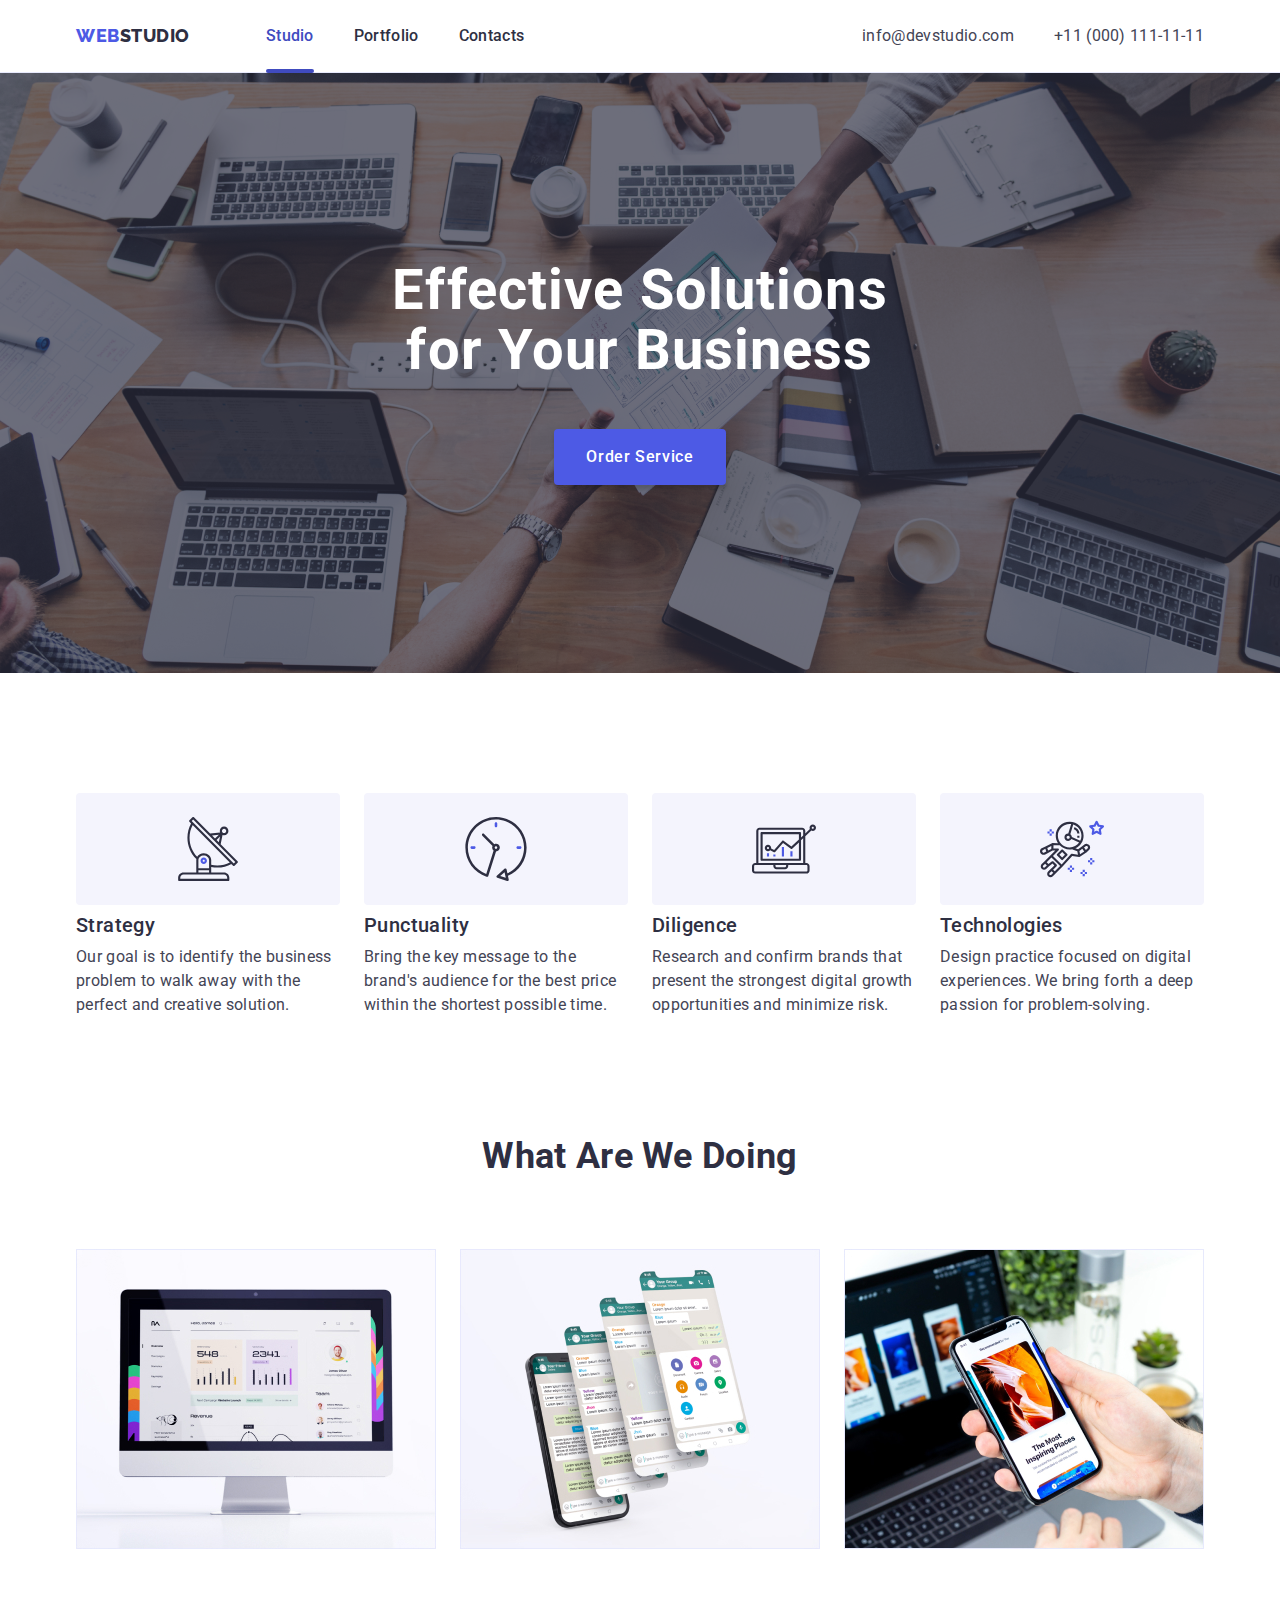
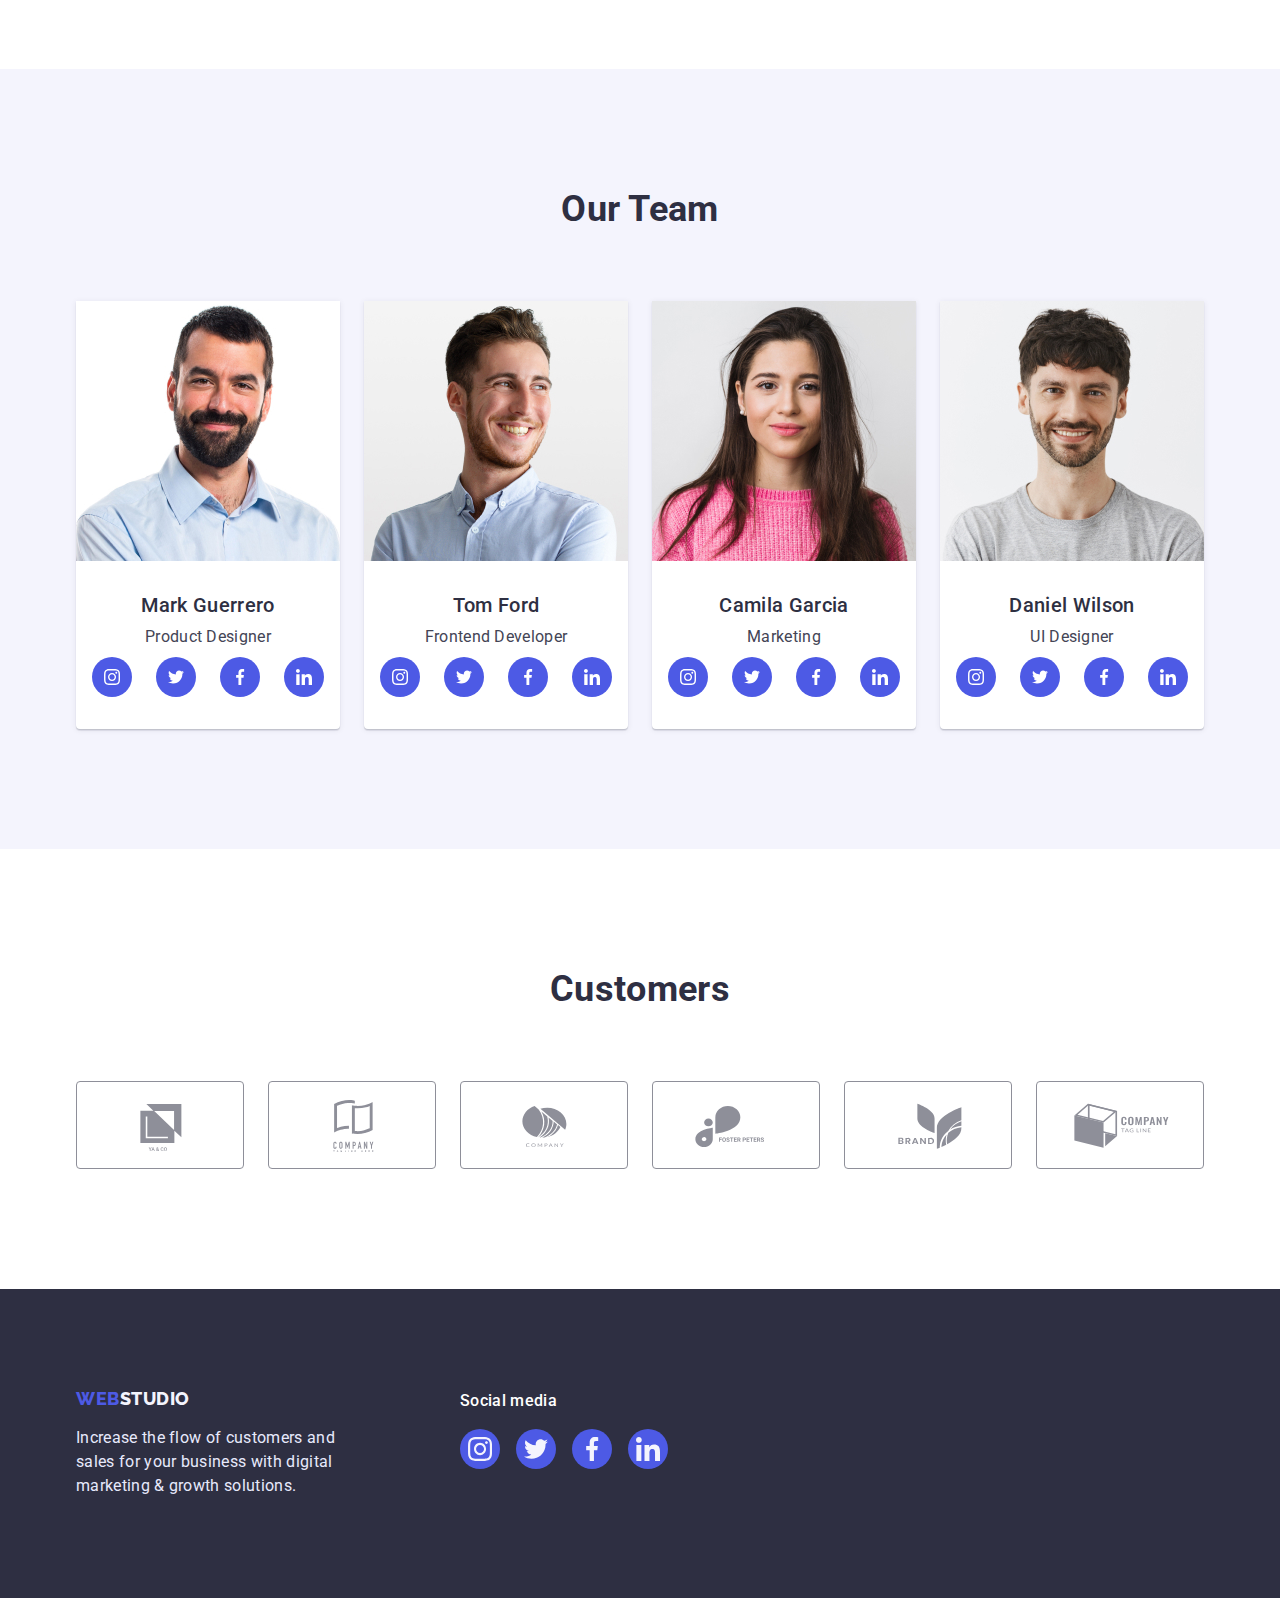
<file: index.html>
<!DOCTYPE html>
<html lang="en">

<head>
  <meta charset="UTF-8" />
  <meta http-equiv="X-UA-Compatible" content="IE=edge" />
  <meta name="viewport" content="width=device-width, initial-scale=1.0" />
  <link rel="preconnect" href="https://fonts.googleapis.com" />
  <link rel="preconnect" href="https://fonts.gstatic.com" crossorigin />
  <link href="https://fonts.googleapis.com/css2?family=Raleway:wght@800&family=Roboto:wght@400;500;700;900&display=swap"
    rel="stylesheet" />
  <link rel="stylesheet" href="https://cdn.jsdelivr.net/npm/modern-normalize@1.1.0/modern-normalize.min.css" />
  <link rel="stylesheet" href="./CSS/styles.css" />

  <title>WebStudio</title>
</head>

<body>
  <!--header-->
  <header class="header">
    <div class="container page-container">
      <nav class="header-nav">
        <a href="./index.html" class="logotype"><span class="logo">Web</span><span>Studio</span></a>

        <ul class="site-menu">
          <li class="nav-inner"><a href="#" class="nav-site current">Studio</a></li>
          <li class="nav-inner"><a href="./portfolio.html" class="nav-site">Portfolio</a></li>
          <li class="nav-inner"><a href="#" class="nav-site">Contacts</a></li>
        </ul>
      </nav>
      <address class="address">
        <ul class="address-list">
          <li class="address-inner">
            <a href="mailto:info@devstudio.com" class="address-item link">info@devstudio.com</a>
          </li>

          <li class="address-inner">
            <a href="tel:+110001111111" class="address-item link">+11 (000) 111-11-11</a>
          </li>
        </ul>
      </address>
    </div>
  </header>

  <main>
    <!--section hero-->

    <section class="hero">
      <div class="container hero-container">
        <h1 class="header-title">Effective Solutions for Your Business</h1>
        <div class="button-container">
          <button data-modal-open type="button" class="hearo-btn">Order Service</button>
        </div>
      </div>
    </section>

    <!--section 1-->
    <section class="feature">
      <div class="container">
        <h2 class="notitle">features</h2>
        <ul class="list-icon">
          <li class="icon-item">
            <div class="block-icon">
              <svg class="info-icon" width="64" height="64">
                <use href="./images/sprite.svg#icon-antenna-1"></use>
              </svg>
            </div>
            <h3 class="feature-title">Strategy</h3>
            <p class="feature-text">
              Our goal is to identify the business problem to walk away with the perfect and creative solution.
            </p>
          </li>
          <li class="icon-item">
            <div class="block-icon">
              <svg class="info-icon" width="64" height="64">
                <use href="./images/sprite.svg#icon-clock-1"></use>
              </svg>
            </div>
            <h3 class="feature-title">Punctuality</h3>
            <p class="feature-text">
              Bring the key message to the brand's audience for the best price within the shortest possible time.
            </p>
          </li>
          <li class="icon-item">
            <div class="block-icon">
              <svg class="info-icon" width="64" height="64">
                <use href="./images/sprite.svg#icon-diagram-1"></use>
              </svg>
            </div>
            <h3 class="feature-title">Diligence</h3>
            <p class="feature-text">
              Research and confirm brands that present the strongest digital growth opportunities and minimize risk.
            </p>
          </li>
          <li class="icon-item">
            <div class="block-icon">
              <svg class="info-icon" width="64" height="64">
                <use href="./images/sprite.svg#icon-astronaut-1"></use>
              </svg>
            </div>
            <h3 class="feature-title">Technologies</h3>
            <p class="feature-text">
              Design practice focused on digital experiences. We bring forth a deep passion for problem-solving.
            </p>
          </li>
        </ul>
      </div>
    </section>

    <!--section 2-->
    <section class="examplex examplex-section">
      <div class="container">
        <h2 class="ex-title">What are we doing</h2>
        <ul class="ex-list">
          <li class="ex-img">
            <img src="./images/screenpk.jpg" alt="screenpk1" width="360" height="300" />
          </li>
          <li class="ex-img">
            <img src="./images/phone3.jpg" alt="phoneclone" width="360" height="300" />
          </li>
          <li class="ex-img">
            <img src="./images/phonehand.jpg" alt="phoneinhand" width="360" height="300" />
          </li>
        </ul>
      </div>
    </section>

    <!--section 3-->
    <section class="section-team">
      <div class="container">
        <h2 class="team-title">Our Team</h2>
        <ul class="team-list">
          <li class="team-item">
            <img src="./images/MarkGuerrero.jpg" alt="markguerrero" width="264" />

            <h3 class="team-minititles">Mark Guerrero</h3>
            <p class="team-text">Product Designer</p>
            <ul class="list-icon-link">
              <li class="list-item-link">
                <a href="#" class="btn-social">
                  <svg class="info-icon-link" width="16" height="16">
                    <use href="./images/sprite.svg#icon-instagram-2"></use>
                  </svg>
                </a>
              </li>
              <li class="list-item-link">
                <a href="#" class="btn-social">
                  <svg class="info-icon-link" width="16" height="16">
                    <use href="./images/sprite.svg#icon-twitter-1"></use>
                  </svg></a>
              </li>
              <li class="list-item-link">
                <a href="#" class="btn-social">
                  <svg class="info-icon-link" width="16" height="16">
                    <use href="./images/sprite.svg#icon-facebook-1"></use>
                  </svg></a>
              </li>
              <li class="list-item-link">
                <a href="#" class="btn-social">
                  <svg class="info-icon-link" width="16" height="16">
                    <use href="./images/sprite.svg#icon-linkedin-1"></use>
                  </svg></a>
              </li>
            </ul>
          </li>
          <li class="team-item">
            <img src="./images/TomFord.jpg" alt="tomford" width="264" />

            <h3 class="team-minititles">Tom Ford</h3>
            <p class="team-text">Frontend Developer</p>
            <ul class="list-icon-link">
              <li class="list-item-link">
                <a href="#" class="btn-social">
                  <svg class="info-icon-link" width="16" height="16">
                    <use href="./images/sprite.svg#icon-instagram-2"></use>
                  </svg>
                </a>
              </li>
              <li class="list-item-link">
                <a href="#" class="btn-social">
                  <svg class="info-icon-link" width="16" height="16">
                    <use href="./images/sprite.svg#icon-twitter-1"></use>
                  </svg></a>
              </li>
              <li class="list-item-link">
                <a href="#" class="btn-social">
                  <svg class="info-icon-link" width="16" height="16">
                    <use href="./images/sprite.svg#icon-facebook-1"></use>
                  </svg></a>
              </li>
              <li class="list-item-link">
                <a href="#" class="btn-social">
                  <svg class="info-icon-link" width="16" height="16">
                    <use href="./images/sprite.svg#icon-linkedin-1"></use>
                  </svg></a>
              </li>
            </ul>
          </li>
          <li class="team-item">
            <img src="./images/CamilaGarcia.jpg" alt="CamilaGarcia" width="264" />
            <h3 class="team-minititles">Camila Garcia</h3>
            <p class="team-text">Marketing</p>
            <ul class="list-icon-link">
              <li class="list-item-link">
                <a href="#" class="btn-social">
                  <svg class="info-icon-link" width="16" height="16">
                    <use href="./images/sprite.svg#icon-instagram-2"></use>
                  </svg></a>
              </li>
              <li class="list-item-link">
                <a href="#" class="btn-social">
                  <svg class="info-icon-link" width="16" height="16">
                    <use href="./images/sprite.svg#icon-twitter-1"></use>
                  </svg></a>
              </li>
              <li class="list-item-link">
                <a href="#" class="btn-social">
                  <svg class="info-icon-link" width="16" height="16">
                    <use href="./images/sprite.svg#icon-facebook-1"></use>
                  </svg></a>
              </li>
              <li class="list-item-link">
                <a href="#" class="btn-social">
                  <svg class="info-icon-link" width="16" height="16">
                    <use href="./images/sprite.svg#icon-linkedin-1"></use>
                  </svg></a>
              </li>
            </ul>
          </li>
          <li class="team-item">
            <img src="./images/DanielWilson.jpg" alt="danielwilson" width="264" />
            <h3 class="team-minititles">Daniel Wilson</h3>
            <p class="team-text">UI Designer</p>
            <ul class="list-icon-link">
              <li class="list-item-link">
                <a href="#" class="btn-social">
                  <svg class="info-icon-link" width="16" height="16">
                    <use href="./images/sprite.svg#icon-instagram-2"></use>
                  </svg>
                </a>
              </li>
              <li class="list-item-link">
                <a href="#" class="btn-social">
                  <svg class="info-icon-link" width="16" height="16">
                    <use href="./images/sprite.svg#icon-twitter-1"></use>
                  </svg></a>
              </li>
              <li class="list-item-link">
                <a href="#" class="btn-social">
                  <svg class="info-icon-link" width="16" height="16">
                    <use href="./images/sprite.svg#icon-facebook-1"></use>
                  </svg></a>
              </li>
              <li class="list-item-link">
                <a href="#" class="btn-social">
                  <svg class="info-icon-link" width="16" height="16">
                    <use href="./images/sprite.svg#icon-linkedin-1"></use>
                  </svg></a>
              </li>
            </ul>
          </li>
        </ul>
      </div>
    </section>
    <!-- custom -->
    <section class="custom">
      <div class="container">
        <h2 class="customers-title">Customers</h2>
        <ul class="list-logo">
          <li class="list-logo-icon">
            <a href="#" class="link-custom">
              <svg class="logo-info" width="104" height="56">
                <use href="./images/sprite.svg#icon-Logo1"></use>
              </svg></a>
          </li>
          <li class="list-logo-icon">
            <a href="#" class="link-custom">
              <svg class="logo-info" width="104" height="56">
                <use href="./images/sprite.svg#icon-Logo2"></use>
              </svg></a>
          </li>
          <li class="list-logo-icon">
            <a href="#" class="link-custom">
              <svg class="logo-info" width="104" height="56">
                <use href="./images/sprite.svg#icon-Logo3"></use>
              </svg></a>
          </li>
          <li class="list-logo-icon">
            <a href="#" class="link-custom">
              <svg class="logo-info" width="104" height="56">
                <use href="./images/sprite.svg#icon-Logo4"></use>
              </svg></a>
          </li>
          <li class="list-logo-icon">
            <a href="#" class="link-custom">
              <svg class="logo-info" width="104" height="56">
                <use href="./images/sprite.svg#icon-Logo5"></use>
              </svg></a>
          </li>
          <li class="list-logo-icon">
            <a href="#" class="link-custom">
              <svg class="logo-info" width="104" height="56">
                <use href="./images/sprite.svg#icon-Logo6"></use>
              </svg></a>
          </li>
        </ul>
      </div>
    </section>
  </main>
  <!--Footer-->
  <footer class="cellar">
    <div class="cellar-cont container">
      <div class="logo-footer-info"><a href="./index.html" class="logotype-cellar"><span
            class="logo-cellar">Web</span><span>Studio</span></a>
        <p class="description-footer">
          Increase the flow of customers and sales for your business with digital marketing & growth solutions.
        </p>
      </div>
      <div class="link-block">
        <p class="title-footer-link">Social media</p>

        <ul class="list-footer-link">
          <li class="item-footer-list">
            <a href="#" class="social-link">
              <svg class="info-footer-link" width="24" height="24">
                <use href="./images/sprite.svg#icon-instagram-2"></use>
              </svg></a>
          </li>
          <li class="item-footer-list">
            <a href="#" class="social-link">
              <svg class="info-footer-link" width="24" height="24">
                <use href="./images/sprite.svg#icon-twitter-1"></use>
              </svg>
            </a>
          </li>
          <li class="item-footer-list">
            <a href="#" class="social-link">
              <svg class="info-footer-link" width="24" height="24">
                <use href="./images/sprite.svg#icon-facebook-1"></use>
              </svg>
            </a>
          </li>
          <li class="item-footer-list">
            <a href="#" class="social-link">
              <svg class="info-footer-link" width="24" height="24">
                <use href="./images/sprite.svg#icon-linkedin-1"></use>
              </svg>
            </a>
          </li>
        </ul>
      </div>
    </div>
  </footer>

  <div class="backdrop is-hidden" data-modal>
    <div class="modal">
      <button data-modal-close type="button" class="modal-close-btn">
        <svg class="modal-icon-close" width="8" height="8">
          <use href="./images/close.svg#icon-close-icon"></use>
        </svg>
      </button>
    </div>
  </div>

  <script src="./js/modal.js.html"></script>
</body>

</html>
</file>
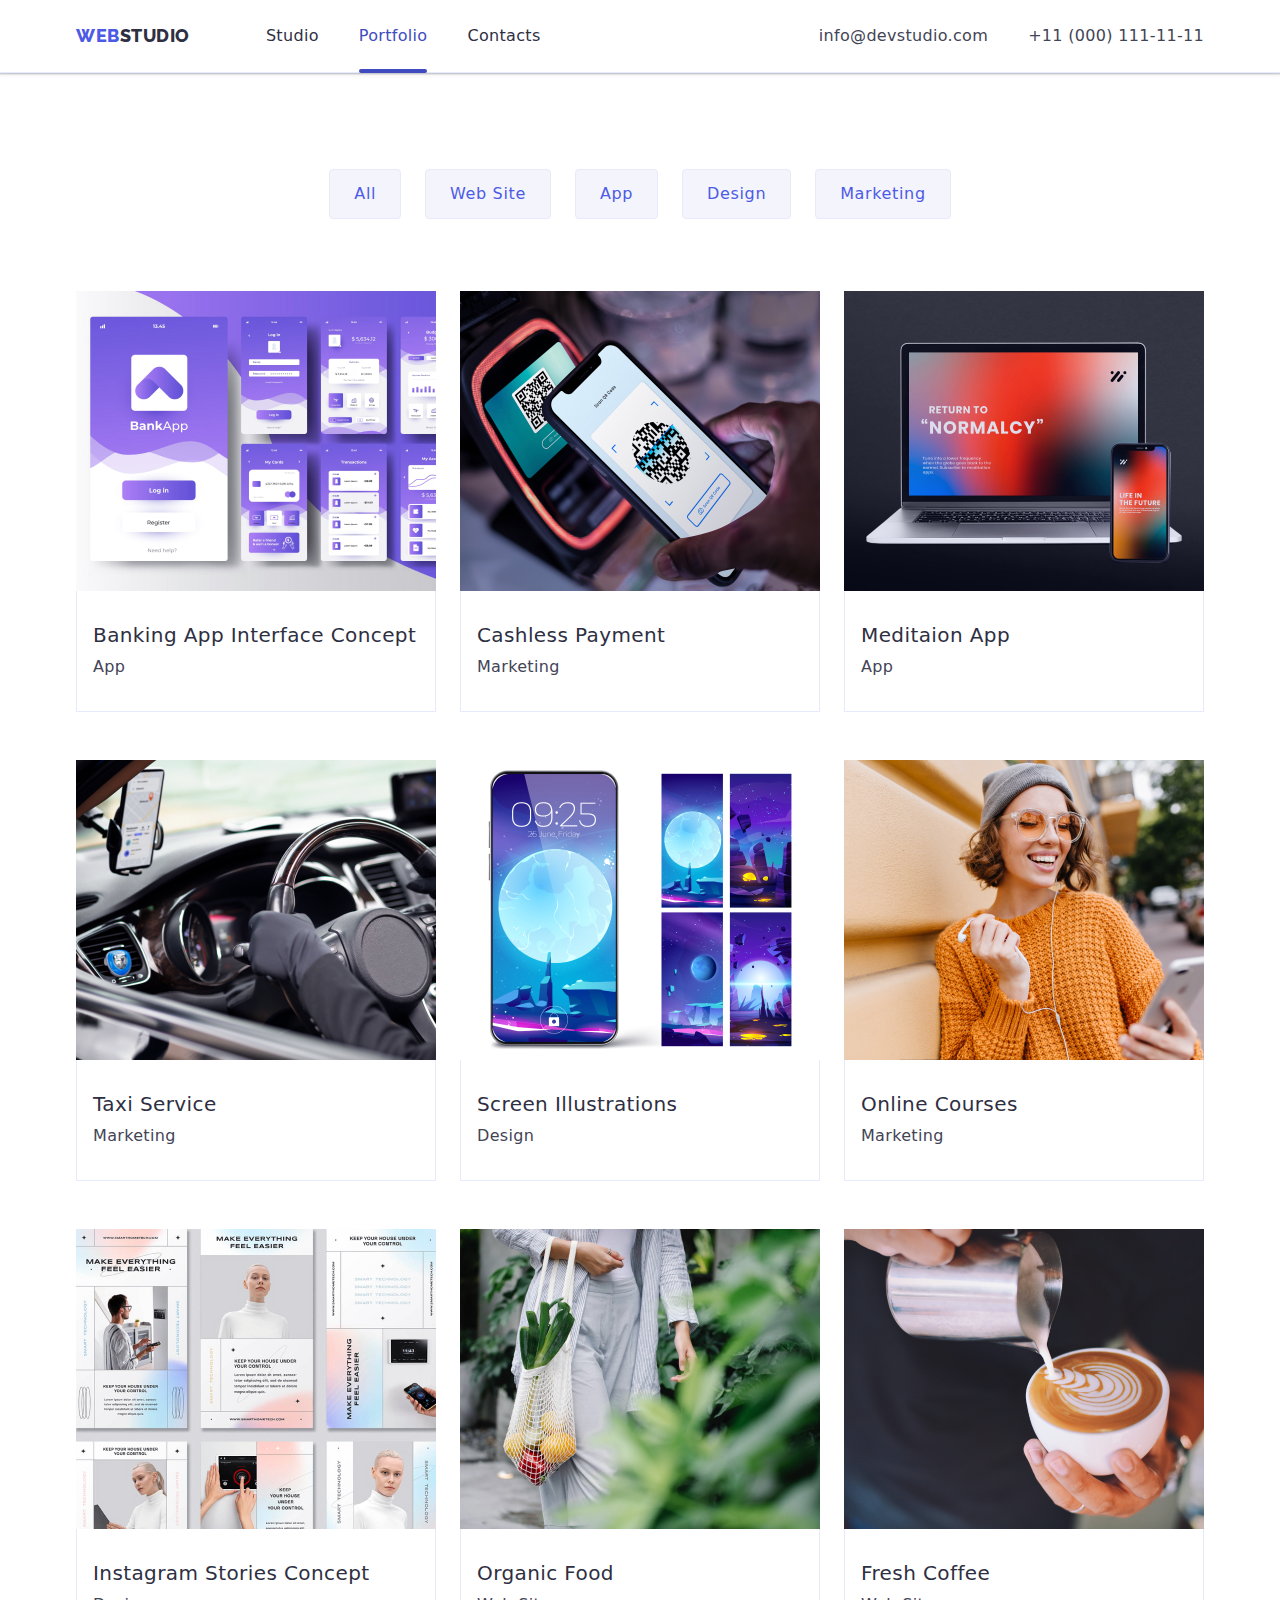
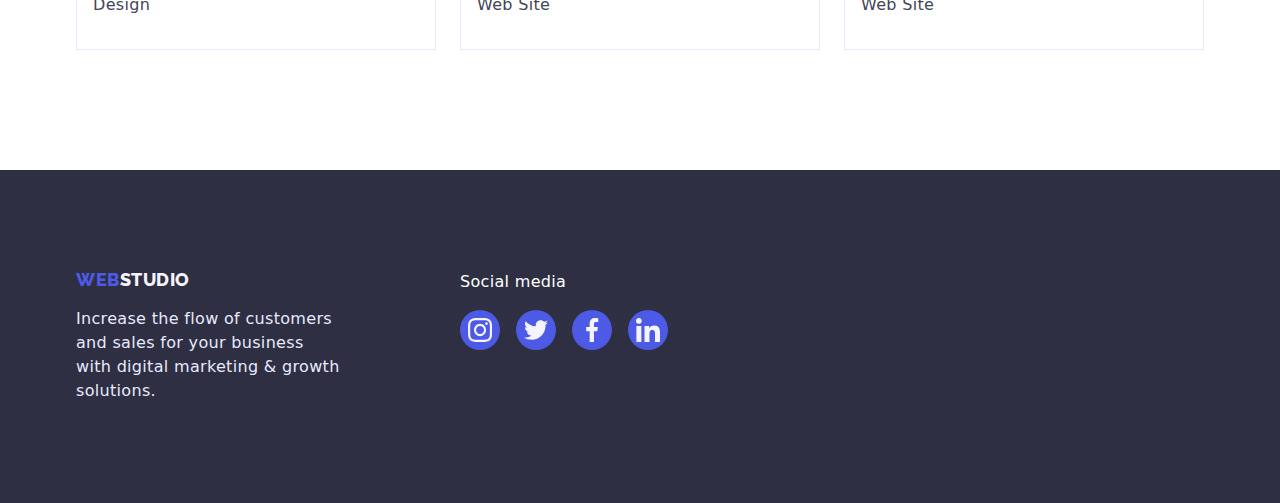
<file: portfolio.html>
<!DOCTYPE html>
<html lang="en">

<head>
	<meta charset="UTF-8" />
	<meta http-equiv="X-UA-Compatible" content="IE=edge" />
	<meta name="viewport" content="width=device-width, initial-scale=1.0" />

	<link rel="preconnect" href="https://fonts.googleapis.com" />
	<link rel="preconnect" href="https://fonts.gstatic.com" crossorigin />
	<link
		href="https://fonts.googleapis.com/css2?family=Raleway:wght@800&family=Roboto:wght@400;500;700;900&display=swap"
		rel="stylesheet" />
	<link rel="stylesheet" href="./CSS/styles.css" />
	<link rel="stylesheet" href="https://cdn.jsdelivr.net/npm/modern-normalize@1.1.0/modern-normalize.min.css" />
	<title>Portfolio</title>
</head>

<body>
	<header class="header">
		<div class="container page-container">
			<nav class="header-nav">
				<a href="./index.html" class="logotype"><span class="logo">Web</span><span>Studio</span></a>

				<ul class="site-menu">
					<li class="nav-inner"><a href="./index.html" class="nav-site">Studio</a></li>
					<li class="nav-inner"><a href="./portfolio.html" class="nav-site current">Portfolio</a></li>
					<li class="nav-inner"><a href="#" class="nav-site">Contacts</a></li>
				</ul>
			</nav>
			<address class="address">
				<ul class="address-list">
					<li class="address-inner">
						<a href="mailto:info@devstudio.com" class="address-item link">info@devstudio.com</a>
					</li>

					<li class="address-inner">
						<a href="tel:+110001111111" class="address-item link">+11 (000) 111-11-11</a>
					</li>
				</ul>
			</address>
		</div>
	</header>

	<main>
		<section class="section-portfolio">
			<div class="container">
				<h1 class="visually-hidden">Portfolio</h1>
				<ul class="list-btn">
					<li class="btn-item"><button type="button" class="buttons-nav">All</button></li>
					<li class="btn-item"><button type="button" class="buttons-nav"> Web Site</button></li>
					<li class="btn-item"><button type="button" class="buttons-nav">App</button></li>
					<li class="btn-item"><button type="button" class="buttons-nav">Design</button></li>
					<li class="btn-item"><button type="button" class="buttons-nav">Marketing</button></li>
				</ul>
				<!-- row1 -->

				<ul class="list-product">
					<li class="item-product">
						<a href="#" class="link-product">
							<div class="block-overlay">
								<img src="./images/app1.jpg" alt="app1" width="360" />
								<p class="overlay">14 Stylish and User-Friendly App Design Concepts · Task Manager App ·
									Calorie Tracker App · Exotic
									Fruit Ecommerce App · Cloud Storage App</p>
							</div>
							<div class="block-img">
								<h2 class="title-img">Banking App Interface Concept</h2>
								<p class="title-service">App</p>
							</div>
						</a>
					</li>
					<li class="item-product"><a href="#" class="link-product">
							<div class="block-overlay">
								<img src="./images/Marketing1.jpg" alt="marketing1" width="360" />
								<p class="overlay">14 Stylish and User-Friendly App Design Concepts · Task Manager App ·
									Calorie Tracker App · Exotic
									Fruit Ecommerce App · Cloud Storage App</p>
							</div>
							<div class="block-img">
								<h2 class="title-img">Cashless Payment</h2>
								<p class="title-service">Marketing</p>
							</div>
						</a>
					</li>
					<li class="item-product"><a href="#" class="link-product">
							<div class="block-overlay">
								<img src="./images/app2.jpg" alt="app2" width="360" />
								<p class="overlay">14 Stylish and User-Friendly App Design Concepts · Task Manager App ·
									Calorie Tracker App · Exotic
									Fruit Ecommerce App · Cloud Storage App</p>
							</div>
							<div class="block-img">
								<h2 class="title-img">Meditaion App</h2>
								<p class="title-service">App</p>
							</div>
						</a>
					</li>
					<!-- row2 -->
					<li class="item-product"><a href="#" class="link-product">
							<div class="block-overlay">
								<img src="./images/Marketing2.jpg" alt="marketing2" width="360" />
								<p class="overlay">14 Stylish and User-Friendly App Design Concepts · Task Manager App ·
									Calorie Tracker App · Exotic
									Fruit Ecommerce App · Cloud Storage App</p>
							</div>
							<div class="block-img">
								<h2 class="title-img">Taxi Service</h2>
								<p class="title-service">Marketing</p>
							</div>
						</a>
					</li>
					<li class="item-product"><a href="#" class="link-product">
							<div class="block-overlay">
								<img src="./images/Design1.jpg" alt="Design1" width="360" />
								<p class="overlay">14 Stylish and User-Friendly App Design Concepts · Task Manager App ·
									Calorie Tracker App · Exotic
									Fruit Ecommerce App · Cloud Storage App</p>
							</div>
							<div class="block-img">
								<h2 class="title-img">Screen Illustrations</h2>
								<p class="title-service">Design</p>
							</div>
						</a>
					</li>
					<li class="item-product"><a href="#" class="link-product">
							<div class="block-overlay">
								<img src="./images/Marketing3.jpg" alt="Marketing3" width="360" />
								<p class="overlay">14 Stylish and User-Friendly App Design Concepts · Task Manager App ·
									Calorie Tracker App · Exotic
									Fruit Ecommerce App · Cloud Storage App</p>
							</div>
							<div class="block-img">
								<h2 class="title-img">Online Courses</h2>
								<p class="title-service">Marketing</p>
							</div>
						</a>
					</li>

					<!-- row3 -->
					<li class="item-product"><a href="#" class="link-product">
							<div class="block-overlay">
								<img src="./images/Design2.jpg" alt="Design2" width="360" />
								<p class="overlay">14 Stylish and User-Friendly App Design Concepts · Task Manager App ·
									Calorie Tracker App · Exotic
									Fruit Ecommerce App · Cloud Storage App</p>
							</div>
							<div class="block-img">
								<h2 class="title-img">Instagram Stories Concept</h2>
								<p class="title-service">Design</p>
							</div>
						</a>
					</li>
					<li class="item-product"><a href="#" class="link-product">
							<div class="block-overlay">
								<img src="./images/WebSite1.jpg" alt="WebSite1" width="360" />
								<p class="overlay">14 Stylish and User-Friendly App Design Concepts · Task Manager App ·
									Calorie Tracker App · Exotic
									Fruit Ecommerce App · Cloud Storage App</p>
							</div>
							<div class="block-img">
								<h2 class="title-img">Organic Food</h2>
								<p class="title-service">Web Site</p>
							</div>
						</a>
					</li>
					<li class="item-product">
						<a href="#" class="link-product">
							<div class="block-overlay">
								<img src="./images/WebSite2.jpg" alt="WebSite2" width="360" />
								<p class="overlay">14 Stylish and User-Friendly App Design Concepts · Task Manager App ·
									Calorie Tracker App · Exotic
									Fruit Ecommerce App · Cloud Storage App</p>
							</div>
							<div class="block-img">
								<h2 class="title-img">Fresh Coffee</h2>
								<p class="title-service">Web Site</p>
							</div>
						</a>
					</li>
				</ul>
			</div>
		</section>
	</main>

	<!--Footer-->

	<footer class="cellar">
		<div class="cellar-cont container">
			<div class="logo-footer-info"><a href="./index.html" class="logotype-cellar"><span
						class="logo-cellar">Web</span><span>Studio</span></a>
				<p class="description-footer">
					Increase the flow of customers and sales for your business with digital marketing & growth
					solutions.
				</p>
			</div>
			<div class="link-block">
				<p class="title-footer-link">Social media</p>

				<ul class="list-footer-link">
					<li class="item-footer-list">
						<a href="#" class="social-link">
							<svg class="info-footer-link" width="24" height="24">
								<use href="./images/sprite.svg#icon-instagram-2"></use>
							</svg></a>
					</li>
					<li class="item-footer-list">
						<a href="#" class="social-link">
							<svg class="info-footer-link" width="24" height="24">
								<use href="./images/sprite.svg#icon-twitter-1"></use>
							</svg>
						</a>
					</li>
					<li class="item-footer-list">
						<a href="#" class="social-link">
							<svg class="info-footer-link" width="24" height="24">
								<use href="./images/sprite.svg#icon-facebook-1"></use>
							</svg>
						</a>
					</li>
					<li class="item-footer-list">
						<a href="#" class="social-link">
							<svg class="info-footer-link" width="24" height="24">
								<use href="./images/sprite.svg#icon-linkedin-1"></use>
							</svg>
						</a>
					</li>
				</ul>
			</div>
		</div>
	</footer>
</body>

</html>
</file>
<file: CSS/styles.css>
body {
	font-family: "Roboto", sans-serif;
	font-size: 16px;
	letter-spacing: 0.02em;
	line-height: 1.5;
	color: #2e2f42;
}

h1,
h2,
h3,
h4,
h5,
h6,
p {
	margin-top: 0;
	margin-bottom: 0;
}
ul,
ol {
	margin-bottom: 0;
	margin-top: 0;
	padding-left: 0;
}

a {
	text-decoration: none;
}

ul,
ol {
	list-style: none;
}
img {
	max-width: 100%;
	height: auto;
	display: block;
}
.visually-hidden {
	position: absolute;
	height: 1px;
	margin: -1px;
	border: 0;
	padding: 0;
	white-space: nowrap;
	clip-path: inset(100%);
	clip: rect(0 0 0 0);
	overflow: hidden;
	width: 1px;
}
.header {
	padding: 24px 0;
	border-bottom: 1px solid #e7e9fc;
	box-shadow: 0px 2px 1px rgba(46, 47, 66, 0.08), 0px 1px 1px rgba(46, 47, 66, 0.16), 0px 1px 6px rgba(46, 47, 66, 0.08);
}
.header-nav {
	display: flex;
	align-items: center;
}

.logotype {
	font-family: "Raleway";
	font-style: normal;
	font-weight: 800;
	font-size: 18px;
	line-height: 1.33;
	display: flex;
	align-items: center;
	letter-spacing: 0.03em;
	text-transform: uppercase;
	color: #2e2f42;
	margin-right: 76px;
}

.logo {
	color: #4d5ae5;
}
.nav-menu {
	display: flex;
	align-items: center;
}
.site-menu {
	display: flex;
	align-items: center;
}

.nav-inner:not(:last-child) {
	margin-right: 40px;
}
.nav-site {
	position: relative;

	transition: color 250ms cubic-bezier(0.4, 0, 0.2, 1);

	font-weight: 500;
	color: #2e2f42;
}

.nav-site:hover {
	color: #404bbf;
}

.nav-site:focus {
	color: #404bbf;
}

.address {
	font-style: normal;
	margin-left: auto;
}

.address-list {
	display: flex;
	align-items: center;
}
.address-inner:not(:last-child) {
	margin-right: 40px;
}
.address-item {
	transition: color 250ms cubic-bezier(0.4, 0, 0.2, 1);

	font-weight: 400;
	font-size: 16px;
	line-height: 24px;

	letter-spacing: 0.02em;

	color: #434455;
}

.address-item:hover {
	color: #404bbf;
}

.address-item:focus {
	color: #404bbf;
}

.hero {
	text-align: center;
	max-width: 1440px;
	height: 600px;
	margin-left: auto;
	margin-right: auto;
	background-color: rgba(46, 47, 66, 0.7);
	background-image: url(../images/Dark-bg.png), url(../images/officepeople.jpg);
	background-repeat: no-repeat;
	background-position: center;
	background-size: cover;
	padding: 188px 0;
}

.header-title {
	font-weight: 700;
	font-size: 56px;
	line-height: 1.07;

	color: #ffffff;
	width: 507px;
	margin: 0 auto 48px;
	text-align: center;
	letter-spacing: 0.02em;
}
.hearo-btn {
	transition: background 250ms cubic-bezier(0.4, 0, 0.2, 1), box-shadow 250ms cubic-bezier(0.4, 0, 0.2, 1);
	font-weight: 500;

	line-height: 1.5;
	height: 10px;
	letter-spacing: 0.04em;
	cursor: pointer;
	color: #ffffff;
	padding: 16px 32px;
	gap: 10px;
	background-color: #4d5ae5;
	box-shadow: 0px 4px 4px rgb(0 0 0 / 15%);
	border-radius: 4px;
	flex-basis: 56px;
	height: 56px;
	border: none;
}

.hero-container {
	display: flex;
	text-align: center;
	flex-direction: column;
	align-items: center;
	flex-wrap: wrap;
}

.title-block {
	line-height: 1.2;
	font-weight: 500;
	font-size: 20px;
}

.description-block {
	font-weight: 400;

	line-height: 24px;

	color: #434455;
}

.examplex {
	line-height: 1.11;
}

.header-examplex {
	font-weight: 700;
	font-size: 36px;

	line-height: 1.11;

	text-transform: capitalize;
}

.work-team {
	background: #f4f4fd;
}

.workers-name {
	line-height: 1.2;
	font-weight: 500;
	font-size: 20px;
}

.position {
	font-weight: 400;
	font-size: 16px;
	line-height: 24px;
}

.logotype-cellar {
	font-family: "Raleway";
	font-weight: 800;
	font-size: 18px;
	line-height: 1.16;
	display: flex;
	align-items: center;
	letter-spacing: 0.03em;
	text-transform: uppercase;
	color: #f4f4fd;
	margin-bottom: 16px;
}

.logo-cellar {
	color: #4d5ae5;
}

.dark-back {
	background: #2e2f42;
}

.hearo-btn:focus {
	background: #404bbf;
	box-shadow: 0px 3px 1px rgba(0, 0, 0, 0.1), 0px 2px 1px rgba(0, 0, 0, 0.08), 0px 2px 2px rgba(0, 0, 0, 0.12);
}

.hearo-btn:hover {
	background: #404bbf;
	box-shadow: 0px 3px 1px rgba(0, 0, 0, 0.1), 0px 2px 1px rgba(0, 0, 0, 0.08), 0px 2px 2px rgba(0, 0, 0, 0.12);
}
.container {
	width: 1158px;
	margin-left: auto;
	margin-right: auto;
	padding: 0 15px;
}

.page-container {
	display: flex;
	align-items: center;
}

.feature {
	padding-bottom: 120px;
	padding-top: 120px;
}

.notitle {
	display: flex;
	position: absolute;
	width: 1px;
	height: 1px;
	margin: -1px;
	border: 0;
	padding: 0;
	white-space: nowrap;
	clip-path: inset(100%);
	clip: rect(0 0 0 0);
	overflow: hidden;
}

.feature-title {
	font-weight: 500;
	font-size: 20px;
	line-height: 1.2;
	letter-spacing: 0.02em;
	margin-bottom: 8px;
}
.feature-text {
	color: #434455;
}
.examplex-section {
	padding-bottom: 120px;
}
.section-team {
	background: #f4f4fd;

	padding-bottom: 120px;
	padding-top: 120px;
}

.team-title {
	font-weight: 700;
	font-size: 36px;
	line-height: 40px;
	text-align: center;
	text-transform: capitalize;
	margin-bottom: 72px;
}

.team-list {
	display: flex;
	gap: 24px;
}

.team-list > li {
	background: #ffffff;
	box-shadow: 0px 1px 6px rgba(46, 47, 66, 0.08), 0px 1px 1px rgba(46, 47, 66, 0.16), 0px 2px 1px rgba(46, 47, 66, 0.08);
	border-radius: 0px 0px 4px 4px;
}

.team-minititles {
	font-weight: 500;
	font-size: 20px;
	line-height: 1.2;
	padding-top: 32px;
	text-align: center;
	padding-bottom: 8px;
}

.team-text {
	margin-bottom: 8px;
	text-align: center;

	color: #434455;
}
.cellar {
	background: #2e2f42;
	padding: 100px 0;
}

.description-footer {
	display: flex;

	color: #e7e9fc;
	width: 264px;
}

.examplex {
	padding-top: 0;
}
.ex-title {
	font-weight: 700;
	font-size: 36px;
	line-height: 1.11;
	text-align: center;

	text-transform: capitalize;
	margin-bottom: 72px;
}
.ex-list {
	display: flex;
}

.ex-img:not(:nth-child(3n)) {
	margin-right: 24px;
}
.section-portfolio {
	padding-top: 96px;
	padding-bottom: 120px;
}

.list-btn {
	display: flex;
	justify-content: center;
	text-align: center;
	margin-bottom: 72px;
}
.btn-item:not(:nth-child(5n)) {
	margin-right: 24px;
}

.buttons-nav {
	transition-property: background-color, box-shadow, color, border-color;
	transition-duration: 250ms;
	transition-timing-function: cubic-bezier(0.4, 0, 0.2, 1);
	background: #f4f4fd;
	cursor: pointer;
	border: 1px solid #e7e9fc;
	border-radius: 4px;
	font-weight: 500;
	font-size: 16px;
	line-height: 1.5;
	padding: 12px 24px;
	letter-spacing: 0.04em;
	color: #4d5ae5;
	font-family: inherit;
}

.buttons-nav:focus {
	color: #4d5ae5;
}
.buttons-nav:hover {
	color: #ffffff;
	background: #404bbf;
	box-shadow: 0px 3px 1px rgba(0, 0, 0, 0.1), 0px 2px 1px rgba(0, 0, 0, 0.08), 0px 2px 2px rgba(0, 0, 0, 0.12);
	border-color: #404bbf;
}
.list-product {
	flex-wrap: wrap;
	display: flex;
	justify-content: center;

	padding-left: 0;

	gap: 48px 24px;
}
.item-product {
	width: calc((100% - 48px) / 3);
}
.title-img {
	color: #2e2f42;
	font-weight: 500;
	font-size: 20px;
	line-height: 1.2;
	letter-spacing: 0.02em;
	margin-bottom: 8px;
}

.title-service {
	color: #434455;
}
.block-img {
	padding-top: 32px;
	border: 1px solid #e7e9fc;
	border-top: 0;
	padding: 32px 16px;
}

.list-icon {
	display: flex;
	justify-content: center;
	align-items: center;
	flex-wrap: wrap;
	gap: 24px;
}
.icon-item {
	flex-basis: calc((100% - 72px) / 4);
}

.block-icon {
	display: flex;
	width: 264px;
	height: 112px;
	background: #f4f4fd;
	border-radius: 4px;
	justify-content: center;
	align-items: center;
	margin-bottom: 8px;
}

.list-icon-link {
	justify-content: center;
	align-items: center;
	display: flex;
	padding-bottom: 32px;
}
.list-item-link:not(:last-child) {
	margin-right: 24px;
}

.btn-social {
	display: flex;
	background-color: #4d5ae5;
	width: 40px;
	height: 40px;
	justify-content: center;
	align-items: center;
	border-radius: 50%;

	transition: background-color 250ms cubic-bezier(0.4, 0, 0.2, 1);
}
.btn-social:hover {
	background-color: #404bbf;
}
.btn-social:focus {
	background-color: #404bbf;
}
.info-icon-link {
	fill: #fff;
}
.customers-title {
	font-weight: 700;
	font-size: 36px;
	line-height: 40px;

	text-align: center;

	text-transform: capitalize;

	color: #2e2f42;
	margin-bottom: 72px;
}

.custom {
	padding-bottom: 120px;
	padding-top: 120px;
}
.list-logo {
	display: flex;
	flex-direction: row;
	align-items: flex-start;
	padding: 0px;
	gap: 24px;
}

.link-custom {
	transition: fill 250ms cubic-bezier(0.4, 0, 0.2, 1), border-color 250ms cubic-bezier(0.4, 0, 0.2, 1);

	fill: #8e8f99;
	width: 168px;
	height: 88px;
	display: flex;
	border: 1px solid #8e8f99;
	border-radius: 4px;
	justify-content: center;
	align-items: center;
}

.list-logo-icon {
	display: flex;
	justify-content: center;
	align-items: center;
}

.link-custom:hover {
	fill: #404bbf;
	border-color: #404bbf;
}
.link-custom:focus {
	fill: #404bbf;
	border-color: #404bbf;
}

.title-footer-link {
	font-weight: 500;
	font-size: 16px;
	line-height: 24px;

	letter-spacing: 0.02em;

	color: #ffffff;
}

.cellar-cont {
	display: flex;
}
.title-footer-link {
	margin-bottom: 16px;
}
.link-block {
	margin-left: 120px;
}
.list-footer-link {
	display: flex;
	flex-direction: row;
	justify-content: center;
	align-items: flex-start;

	gap: 16px;
}
.social-link:hover,
.social-link:focus {
	background-color: #31d0aa;
}
.item-footer-list {
	width: 40px;
	height: 40px;
}
.social-link {
	transition: background-color 250ms cubic-bezier(0.4, 0, 0.2, 1);
	background: #4d5ae5;
	border-radius: 50%;
	display: flex;
	width: 100%;
	height: 100%;
	align-items: center;
	justify-content: center;
}
.info-footer-link {
	fill: #f4f4fd;
}
.overlay {
	position: absolute;
	font-weight: 400;

	line-height: 24px;
	color: #f4f4fd;
	background-color: #4d5ae5;
	left: 0;
	top: 0;
	width: 100%;
	height: 300px;
	padding-top: 40px;
	padding-bottom: 164px;
	padding-left: 32px;
	padding-right: 32px;

	transform: translate(0, 100%);
	transition: transform 250ms cubic-bezier(0.4, 0, 0.2, 1);
}
.block-overlay {
	position: relative;
	overflow: hidden;
}

.link-product:hover .overlay {
	transform: translate(0, 0);
}
.link-product:focus .overlay {
	transform: translate(0, 0);
}
.link-product {
	transition: box-shadow 250ms cubic-bezier(0.4, 0, 0.2, 1);
	display: block;
}
.link-product:hover {
	box-shadow: 0px 1px 6px rgba(46, 47, 66, 0.08), 0px 1px 1px rgba(46, 47, 66, 0.16), 0px 2px 1px rgba(46, 47, 66, 0.08);
}
.link-product:focus {
	box-shadow: 0px 1px 6px rgba(46, 47, 66, 0.08), 0px 1px 1px rgba(46, 47, 66, 0.16), 0px 2px 1px rgba(46, 47, 66, 0.08);
}

/* modal */

.backdrop {	transition: background-color 250ms cubic-bezier(0.4, 0, 0.2, 1);
	position: fixed;
	top: 0;
	left: 0;
	width: 100%;
	height: 100%;
	background-color: rgba(46, 47, 66, 0.4);
	z-index: 100;
}
.modal {
	width: 408px;
	height: 576px;
	background-color: #fcfcfc;
	position: absolute;
	top: 50%;
	left: 50%;
	transform: translate(-50%, -50%);
}
.modal-close-btn {
	position: absolute;
	display: flex;
	justify-content: center;
	align-items: center;
	top: 24px;
	right: 24px;
	border-radius: 50%;
	background-color: #e7e9fc;
	border: 1px solid rgba(0, 0, 0, 0.1);
	padding: 0;
	width: 24px;
	height: 24px;
	transition-timing-function: cubic-bezier(0.4, 0, 0.2, 1);
	transition: background-color 250ms;
}
.modal-close-btn:hover {
	background-color: #404bbf;
}
.modal-close-btn:focus {
	background-color: #404bbf;
}

.modal-close-btn:hover .modal-icon-close {
	fill: #ffffff;
}
.modal-close-btn:focus .modal-icon-close {
	fill: #ffffff;
}
.modal-icon-close {
	transition-timing-function: cubic-bezier(0.4, 0, 0.2, 1);
	transition: fill 250ms;
}

.backdrop.is-hidden {
	opacity: 0;
	visibility: hidden;
	pointer-events: none;
}

.current:after {
	display: block;
	content: "";
	position: absolute;
	bottom: -4px;
	left: 0;
	width: 100%;
	height: 4px;
	border-radius: 2px;
	background-color: #404bbf;
	margin: 0 auto;
	transform: translateY(24px);
}

.current {
	color: #404bbf;
}
</file>
